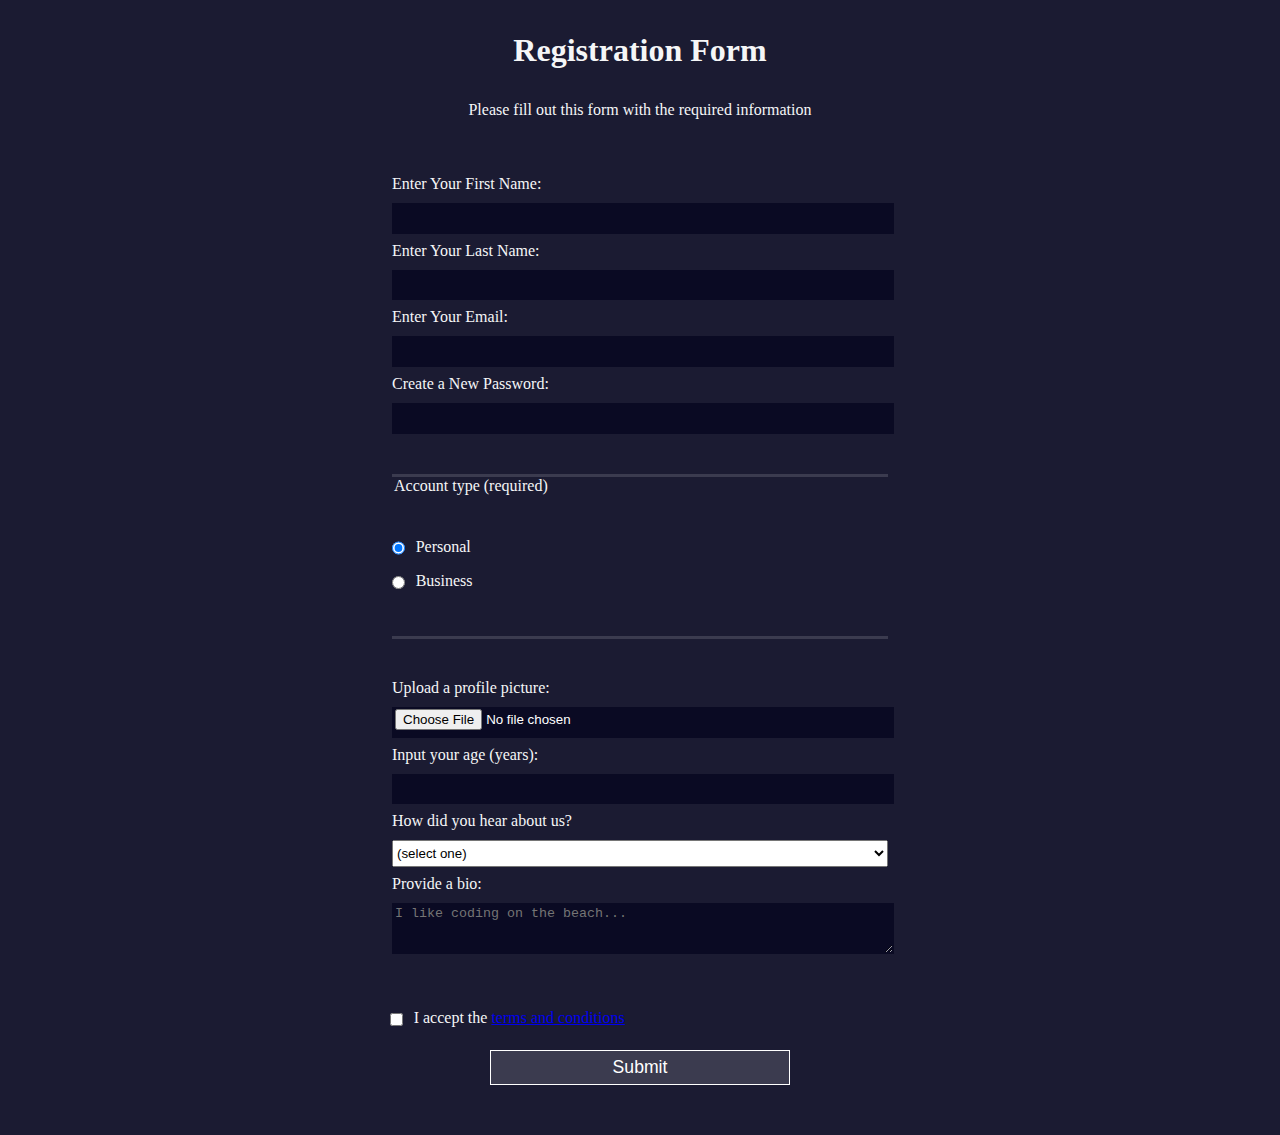
<file: 0104_registrationForm/index.html>
<!DOCTYPE html>
<html lang="en">
  <head>
    <meta charset="UTF-8">
    <title>Registration Form</title>
    <link rel="stylesheet" href="styles.css" />
  </head>
  <body>
    <h1>Registration Form</h1>
    <p>Please fill out this form with the required information</p>
    <form method="post" action='https://register-demo.freecodecamp.org'>
      <fieldset>
        <label for="first-name">Enter Your First Name: <input id="first-name" name="first-name" type="text" required /></label>
        <label for="last-name">Enter Your Last Name: <input id="last-name" name="last-name" type="text" required /></label>
        <label for="email">Enter Your Email: <input id="email" name="email" type="email" required /></label>
        <label for="new-password">Create a New Password: <input id="new-password" name="new-password" type="password" pattern="[a-z0-5]{8,}" required /></label>
      </fieldset>
      <fieldset>
        <legend>Account type (required)</legend>
        <label for="personal-account"><input id="personal-account" type="radio" name="account-type" class="inline" checked /> Personal</label>
        <label for="business-account"><input id="business-account" type="radio" name="account-type" class="inline" /> Business</label>
      </fieldset>
      <fieldset>
        <label for="profile-picture">Upload a profile picture: <input id="profile-picture" type="file" name="file" /></label>
        <label for="age">Input your age (years): <input id="age" type="number" name="age" min="13" max="120" /></label>
        <label for="referrer">How did you hear about us?
          <select id="referrer" name="referrer">
            <option value="">(select one)</option>
            <option value="1">freeCodeCamp News</option>
            <option value="2">freeCodeCamp YouTube Channel</option>
            <option value="3">freeCodeCamp Forum</option>
            <option value="4">Other</option>
          </select>
        </label>
        <label for="bio">Provide a bio:
          <textarea id="bio" name="bio" rows="3" cols="30" placeholder="I like coding on the beach..."></textarea>
        </label>
      </fieldset>
      <label for="terms-and-conditions">
        <input class="inline" id="terms-and-conditions" type="checkbox" required name="terms-and-conditions" /> I accept the <a href="https://www.freecodecamp.org/news/terms-of-service/">terms and conditions</a>
      </label>
      <input type="submit" value="Submit" />
    </form>
  </body>
</html>
</file>
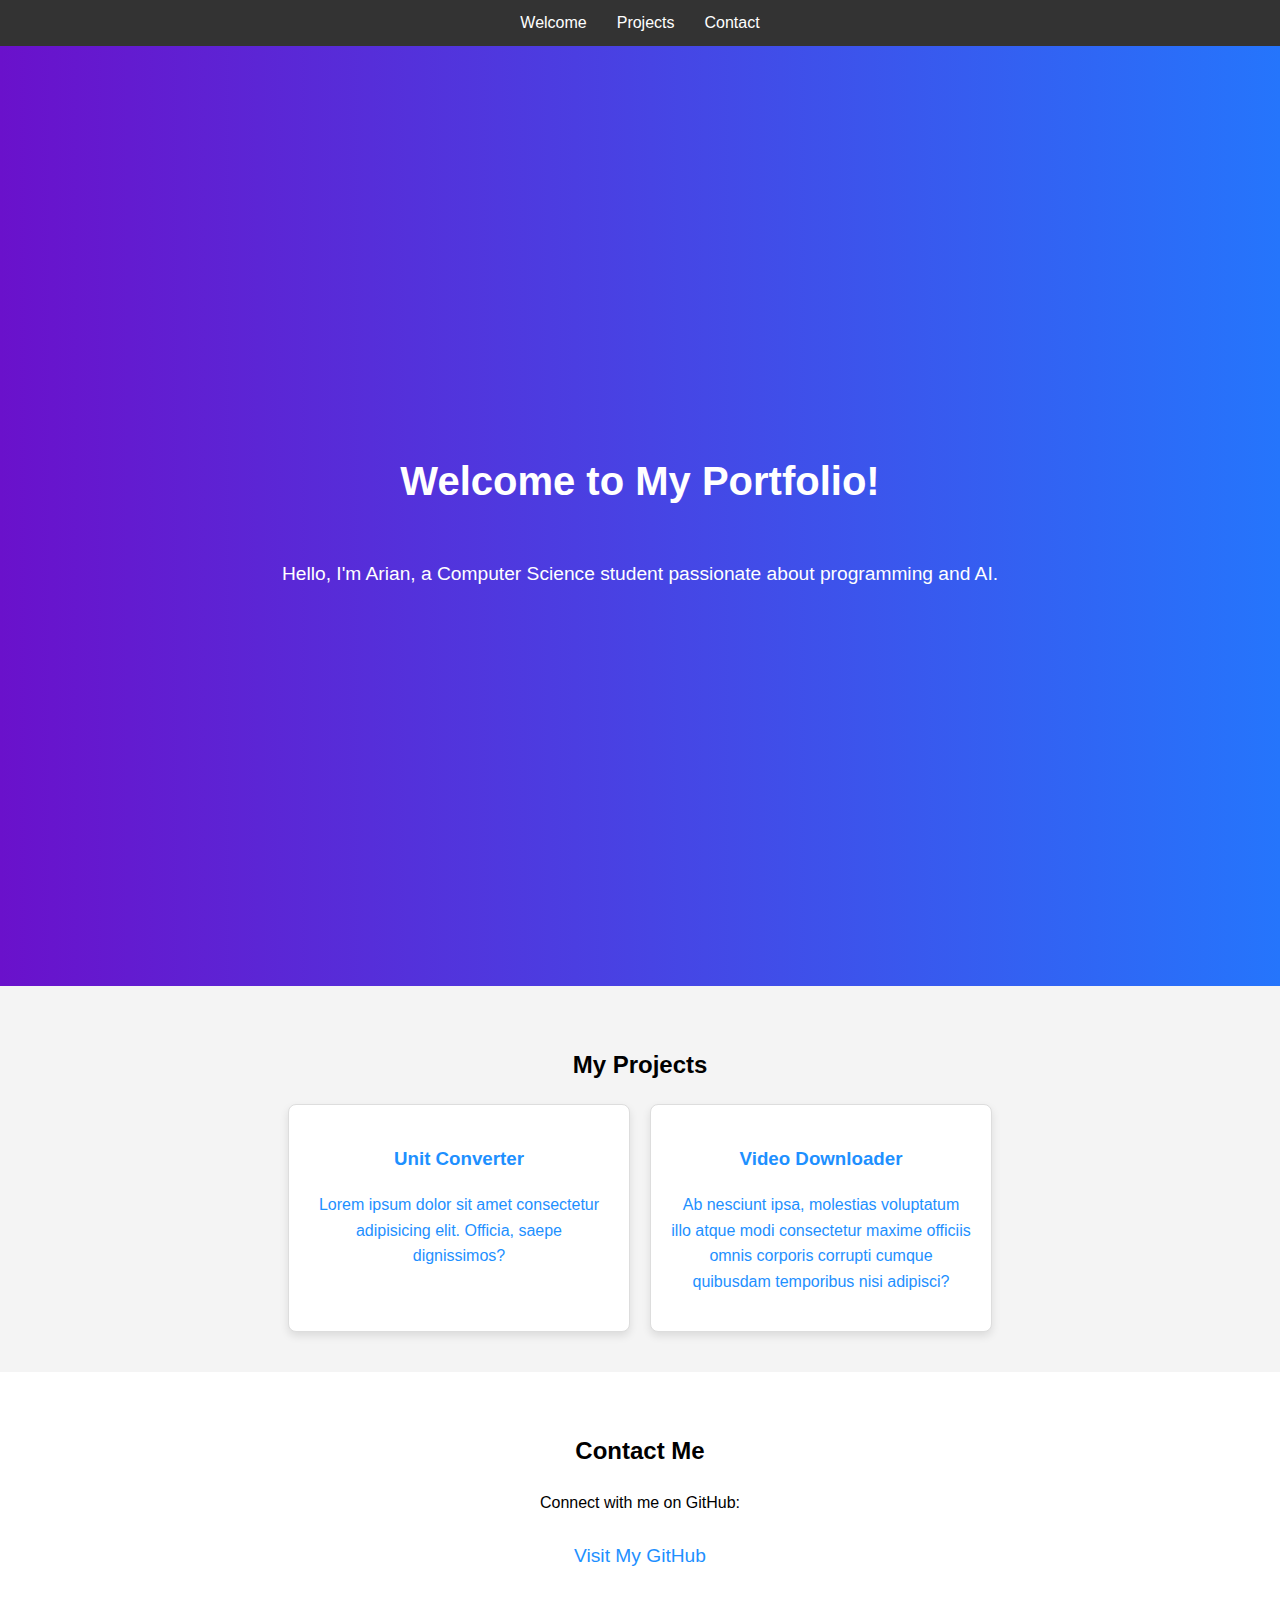
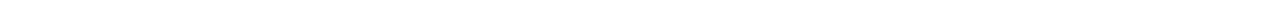
<file: 0503_personalPortfolioWebpage/index.html>
<!DOCTYPE html>
<html lang="en">
<head>
  <meta charset="UTF-8">
  <meta name="viewport" content="width=device-width, initial-scale=1.0">
  <title>Arian's Portfolio</title>
  <link rel="stylesheet" href="styles.css">
</head>
<body>
  <!-- Navbar -->
  <nav id="navbar">
    <ul>
      <li><a href="#welcome-section">Welcome</a></li>
      <li><a href="#projects">Projects</a></li>
      <li><a href="#contact">Contact</a></li>
    </ul>
  </nav>

  <!-- Welcome Section -->
  <section id="welcome-section">
    <h1>Welcome to My Portfolio!</h1>
    <p>Hello, I'm Arian, a Computer Science student passionate about programming and AI.</p>
  </section>

  <!-- Projects Section -->
  <section id="projects">
    <h2>My Projects</h2>
    <div class="projects-grid">
      <!-- Project Tile 1 -->
      <div class="project-tile">
        <a href="https://github.com/ArianDK/unit-circle-app" target="_blank">
          <h3>Unit Converter</h3>
          <p>Lorem ipsum dolor sit amet consectetur adipisicing elit. Officia, saepe dignissimos?</p>
        </a>
      </div>
      <!-- Project Tile 2 -->
      <div class="project-tile">
        <a href="https://github.com/ArianDK/video-downloader" target="_blank">
          <h3>Video Downloader</h3>
          <p>Ab nesciunt ipsa, molestias voluptatum illo atque modi consectetur maxime officiis omnis corporis corrupti cumque quibusdam temporibus nisi adipisci?</p>
        </a>
      </div>
    </div>
  </section>

  <!-- Contact Section -->
  <section id="contact">
    <h2>Contact Me</h2>
    <p>Connect with me on GitHub:</p>
    <a id="profile-link" href="https://github.com/ArianDK" target="_blank">Visit My GitHub</a>
  </section>
</body>
</html>
</file>
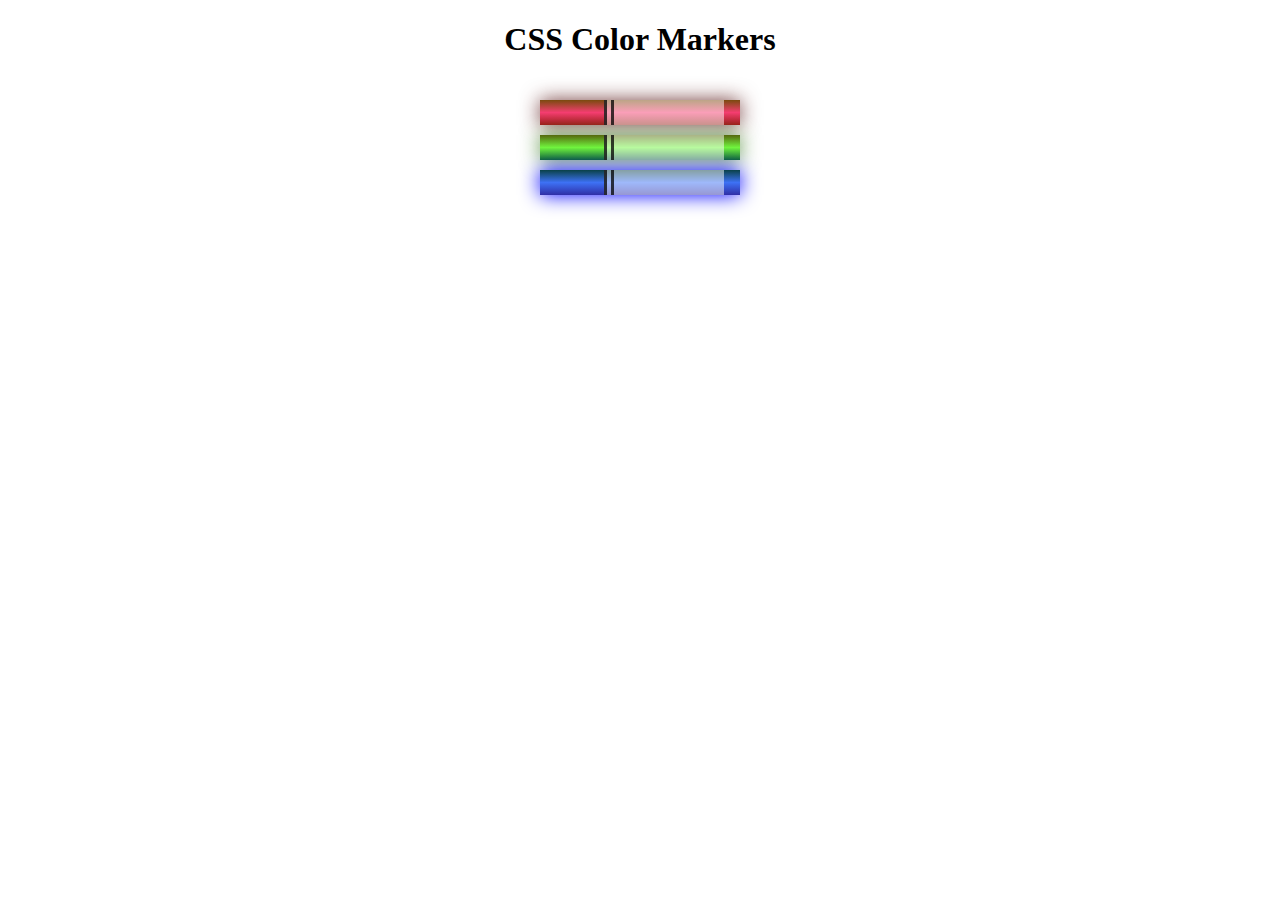
<file: Responsive Web Design/0103_coloredMarkers/index.html>
<!DOCTYPE html>
<html lang="en">
  <head>
    <meta charset="utf-8">
    <meta name="viewport" content="width=device-width, initial-scale=1.0">
    <title>Colored Markers</title>
    <link rel="stylesheet" href="styles.css">
  </head>
  <body>
    <h1>CSS Color Markers</h1>
    <div class="container">
      <div class="marker red">
        <div class="cap"></div>
        <div class="sleeve"></div>
      </div>
      <div class="marker green">
        <div class="cap"></div>
        <div class="sleeve"></div>
      </div>
      <div class="marker blue">
        <div class="cap"></div>
        <div class="sleeve"></div>
      </div>
    </div>
  </body>
</html>
</file>
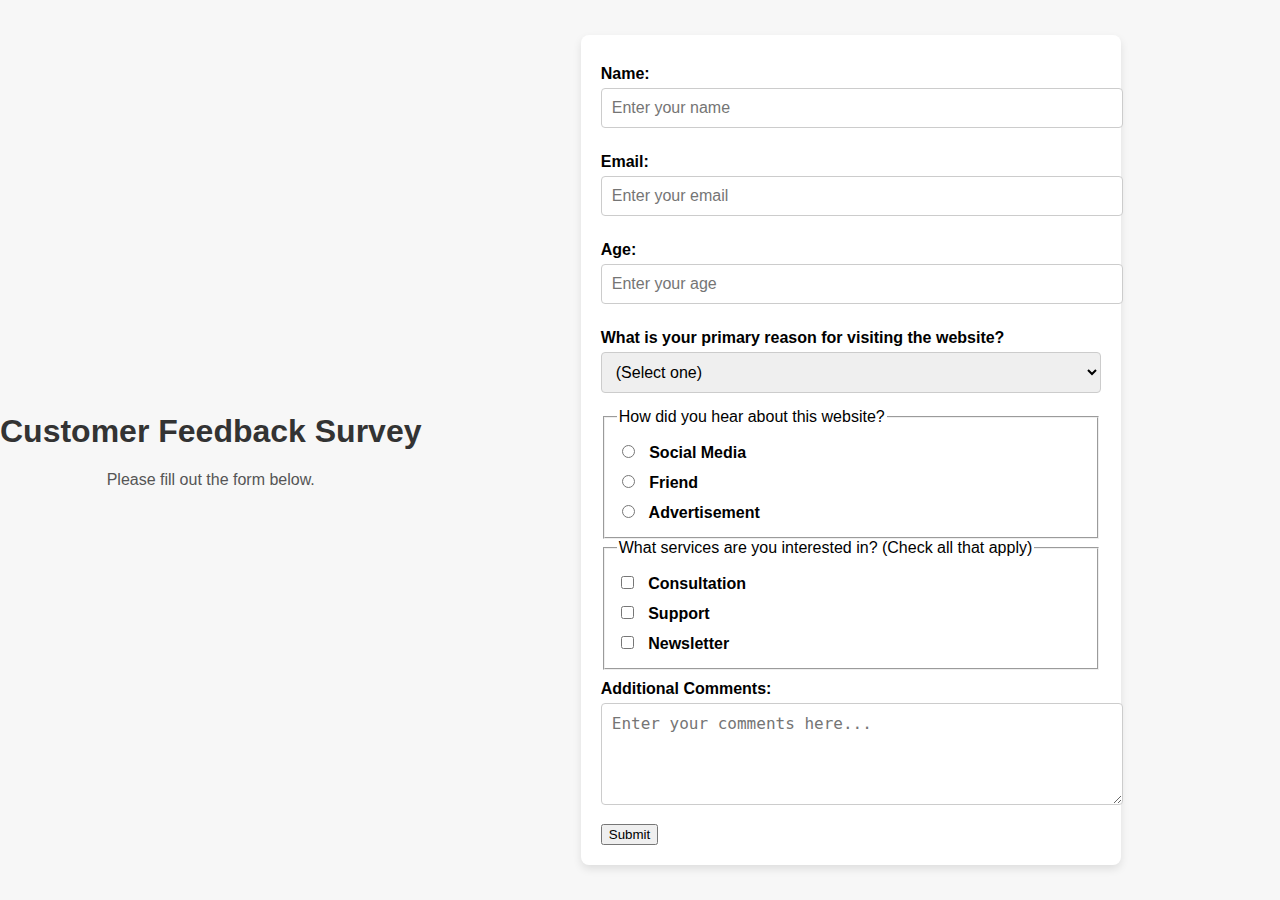
<file: Responsive Web Design/0105_surveyForm/index.html>
<!DOCTYPE html>
<html lang="en">
<head>
    <meta charset="UTF-8">
    <meta name="viewport" content="width=device-width, initial-scale=1.0">
    <title>Survey Form</title>
    <link rel="stylesheet" href="styles.css">
</head>
<body>
    <header>
        <h1 id="title">Customer Feedback Survey</h1>
        <p id="description">Please fill out the form below.</p>
    </header>

    <form id="survey-form">
        <!-- Name Section -->
        <label id="name-label" for="name">Name:</label>
        <input id="name" type="text" placeholder="Enter your name" required>

        <!-- Email Section -->
        <label id="email-label" for="email">Email:</label>
        <input id="email" type="email" placeholder="Enter your email" required>

        <!-- Number Section -->
        <label id="number-label" for="number">Age:</label>
        <input id="number" type="number" placeholder="Enter your age" min="13" max="120" required>

        <!-- Dropdown Section -->
        <label for="dropdown">What is your primary reason for visiting the website?</label>
        <select id="dropdown">
            <option value="">(Select one)</option>
            <option value="feedback">Give Feedback</option>
            <option value="complaint">Make a Complaint</option>
            <option value="inquiry">General Inquiry</option>
        </select>

        <!-- Radio Buttons Section -->
        <fieldset>
            <legend>How did you hear about this website?</legend>
            <label><input type="radio" name="referrer" value="social-media" required> Social Media</label>
            <label><input type="radio" name="referrer" value="friend" required> Friend</label>
            <label><input type="radio" name="referrer" value="ad" required> Advertisement</label>
        </fieldset>

        <!-- Checkboxes Section -->
        <fieldset>
            <legend>What services are you interested in? (Check all that apply)</legend>
            <label><input type="checkbox" name="services" value="consultation"> Consultation</label>
            <label><input type="checkbox" name="services" value="support"> Support</label>
            <label><input type="checkbox" name="services" value="newsletter"> Newsletter</label>
        </fieldset>

        <!-- Textarea Section -->
        <label for="bio">Additional Comments:</label>
        <textarea id="bio" placeholder="Enter your comments here..."></textarea>

        <!-- Submit Button -->
        <input id="submit" type="submit" value="Submit">
    </form>
</body>
</html>
</file>
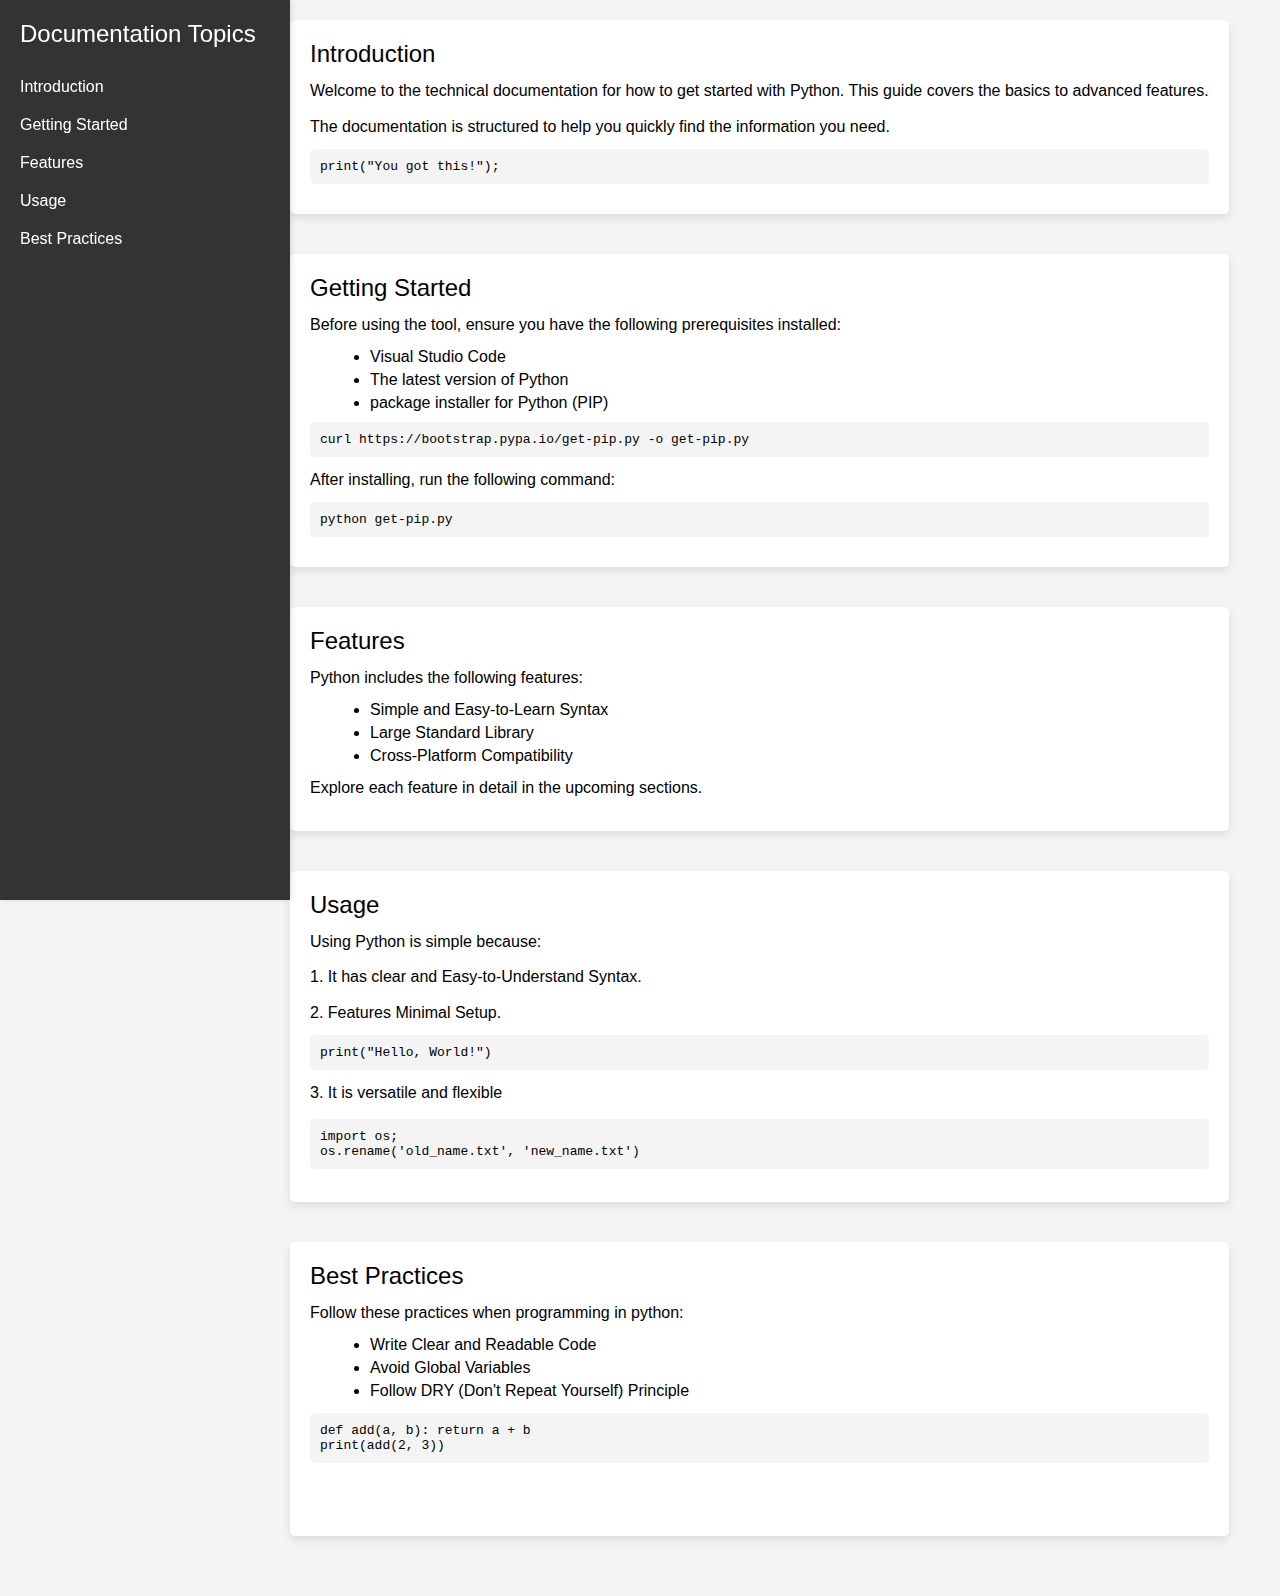
<file: Responsive Web Design/0304_technicalDocumentationPage/index.html>
<!DOCTYPE html>
<html lang="en">
<head>
  <meta charset="UTF-8">
  <meta name="viewport" content="width=device-width, initial-scale=1.0">
  <title>Technical Documentation</title>
  <link rel="stylesheet" href="styles.css">
</head>
<body>
  <nav id="navbar">
    <header>Documentation Topics</header>
    <a class="nav-link" href="#Introduction">Introduction</a>
    <a class="nav-link" href="#Getting_Started">Getting Started</a>
    <a class="nav-link" href="#Features">Features</a>
    <a class="nav-link" href="#Usage">Usage</a>
    <a class="nav-link" href="#Best_Practices">Best Practices</a>
  </nav>

  <main id="main-doc">
    <section id="Introduction" class="main-section">
      <header>Introduction</header>
      <p>Welcome to the technical documentation for how to get started with Python. This guide covers the basics to advanced features.</p>
      <p>The documentation is structured to help you quickly find the information you need.</p>
      <code>print("You got this!");</code>
    </section>

    <section id="Getting_Started" class="main-section">
      <header>Getting Started</header>
      <p>Before using the tool, ensure you have the following prerequisites installed:</p>
      <ul>
        <li>Visual Studio Code</li>
        <li>The latest version of Python</li>
        <li>package installer for Python (PIP)</li>
      </ul>
      <code>curl https://bootstrap.pypa.io/get-pip.py -o get-pip.py</code>
      <p>After installing, run the following command:</p>
      <code>python get-pip.py</code>
    </section>

    <section id="Features" class="main-section">
      <header>Features</header>
      <p>Python includes the following features:</p>
      <ul>
        <li>Simple and Easy-to-Learn Syntax</li>
        <li>Large Standard Library</li>
        <li>Cross-Platform Compatibility</li>
      </ul>
      <p>Explore each feature in detail in the upcoming sections.</p>
    </section>

    <section id="Usage" class="main-section">
      <header>Usage</header>
      <p>Using Python is simple because:</p>
      <p>1. It has clear and Easy-to-Understand Syntax.</p>
      <p>2. Features Minimal Setup.</p>
      <code>print("Hello, World!")</code>
      <p>3. It is versatile and flexible</p>
      <pre><code>import os;
os.rename('old_name.txt', 'new_name.txt')</code></pre>
    </section>

    <section id="Best_Practices" class="main-section">
      <header>Best Practices</header>
      <p>Follow these practices when programming in python:</p>
      <ul>
        <li>Write Clear and Readable Code</li>
        <li>Avoid Global Variables</li>
        <li>Follow DRY (Don't Repeat Yourself) Principle</li>
      </ul>
      <pre><code>def add(a, b): return a + b
print(add(2, 3))</code>
      </pre>
    </section>
  </main>
</body>
</html>
</file>
<file: 0104_registrationForm/styles.css>
body {
  width: 100%;
  height: 100vh;
  margin: 0;
  background-color: #1b1b32;
  color: #f5f6f7;
  font-family: Tahoma;
  font-size: 16px;
}

h1, p {
  margin: 1em auto;
  text-align: center;
}

form {
  width: 60vw;
  max-width: 500px;
  min-width: 300px;
  margin: 0 auto;
  padding-bottom: 2em;
}

fieldset {
  border: none;
  padding: 2rem 0;
  border-bottom: 3px solid #3b3b4f;
}

fieldset:last-of-type {
  border-bottom: none;
}

label {
  display: block;
  margin: 0.5rem 0;
}

input,
textarea,
select {
  margin: 10px 0 0 0;
  width: 100%;
  min-height: 2em;
}

input, textarea {
  background-color: #0a0a23;
  border: 1px solid #0a0a23;
  color: #ffffff;
}

.inline {
  width: unset;
  margin: 0 0.5em 0 0;
  vertical-align: middle;
}

input[type="submit"] {
  display: block;
  width: 60%;
  margin: 1em auto;
  height: 2em;
  font-size: 1.1rem;
  background-color: #3b3b4f;
  border-color: white;
  min-width: 300px;
}

input[type="file"] {
  padding: 1px 2px;
}

.inline{
  display: inline; 
}
</file>
<file: 0503_personalPortfolioWebpage/styles.css>
/* General Styles */
body {
  font-family: Arial, sans-serif;
  margin: 0;
  padding: 0;
  box-sizing: border-box;
  line-height: 1.6;
}

a {
  text-decoration: none;
  color: #1e90ff;
}

a:hover {
  text-decoration: underline;
}

h1, h2 {
  text-align: center;
}

p {
  text-align: center;
}

/* Navbar Styles */
#navbar {
  background-color: #333;
  color: #fff;
  padding: 10px 20px;
  position: sticky;
  top: 0;
  z-index: 1000;
}

#navbar ul {
  display: flex;
  justify-content: center;
  list-style: none;
  margin: 0;
  padding: 0;
}

#navbar ul li {
  margin: 0 15px;
}

#navbar ul li a {
  color: #fff;
  font-size: 1rem;
}

/* Welcome Section */
#welcome-section {
  height: 100vh;
  display: flex;
  flex-direction: column;
  justify-content: center;
  align-items: center;
  background: linear-gradient(to right, #6a11cb, #2575fc);
  color: #fff;
  text-align: center;
  padding: 20px;
}

#welcome-section h1 {
  font-size: 2.5rem;
}

#welcome-section p {
  font-size: 1.2rem;
}

/* Projects Section */
#projects {
  padding: 40px 20px;
  background-color: #f4f4f4;
}

#projects h2 {
  margin-bottom: 20px;
}

.projects-grid {
  display: flex;
  flex-wrap: wrap;
  justify-content: center;
  gap: 20px;
}

.project-tile {
  background: #fff;
  border: 1px solid #ddd;
  border-radius: 8px;
  padding: 20px;
  width: 300px;
  box-shadow: 0 4px 8px rgba(0, 0, 0, 0.1);
  text-align: center;
}

.project-tile:hover {
  box-shadow: 0 6px 12px rgba(0, 0, 0, 0.2);
}

/* Contact Section */
#contact {
  padding: 40px 20px;
  text-align: center;
}

#profile-link {
  font-size: 1.2rem;
  display: inline-block;
  margin-top: 10px;
}

/* Media Queries */
@media (max-width: 768px) {
  #navbar ul {
    flex-direction: column;
    align-items: center;
  }

  .projects-grid {
    flex-direction: column;
    gap: 15px;
  }
}
</file>
<file: Responsive Web Design/0103_coloredMarkers/styles.css>
h1 {
  text-align: center;
}

.container {
  background-color: rgb(255, 255, 255);
  padding: 10px 0;
}

.marker {
  width: 200px;
  height: 25px;
  margin: 10px auto;
}

.cap {
  width: 60px;
  height: 25px;
}

.sleeve {
  width: 110px;
  height: 25px;
  background-color: rgba(255, 255, 255, 0.5);
  border-left: 10px double rgba(0, 0, 0, 0.75);
}

.cap, .sleeve {
  display: inline-block;
}

.red {
  background: linear-gradient(rgb(122, 74, 14), rgb(245, 62, 113), rgb(162, 27, 27));
  box-shadow: 0 0 20px 0 rgba(83, 14, 14, 0.8);
}

.green {
  background: linear-gradient(#55680D, #71F53E, #116C31);
  box-shadow: 0 0 20px 0 #3B7E20CC;
}

.blue {
  background: linear-gradient(hsl(186, 76%, 16%), hsl(223, 90%, 60%), hsl(240, 56%, 42%));
  box-shadow: 0 0 20px 0 blue;
}
</file>
<file: Responsive Web Design/0105_surveyForm/styles.css>
/* General Styles */
body {
  font-family: Arial, sans-serif;
  background-color: #f7f7f7;
  margin: 0;
  padding: 0;
  display: flex;
  justify-content: center;
  align-items: center;
  min-height: 100vh;
}

h1 {
  text-align: center;
  color: #333;
}

p {
  text-align: center;
  color: #555;
  margin-bottom: 20px;
}

/* Form Styles */
form {
  background: #fff;
  padding: 20px;
  border-radius: 8px;
  box-shadow: 0 4px 8px rgba(0, 0, 0, 0.1);
  max-width: 500px;
  width: 100%;
  margin: 0 auto;
}

form label {
  display: block;
  margin: 10px 0 5px;
  font-weight: bold;
}

input[type="text"],
input[type="email"],
input[type="number"],
select,
textarea {
  width: 100%;
  padding: 10px;
  margin-bottom: 15px;
  border: 1px solid #ccc;
  border-radius: 4px;
  font-size: 16px;
}

textarea {
  resize: vertical;
  height: 80px;
}

input[type="radio"],
input[type="checkbox"] {
  margin-right: 10px;
}

.radio-group,
.checkbox-group {
  margin-bottom: 15px;
}

button {
  display: block;
  width: 100%;
  padding: 10px;
  font-size: 18px;
  background-color: #4caf50;
  color: #fff;
  border: none;
  border-radius: 4px;
  cursor: pointer;
}

button:hover {
  background-color: #45a049;
}
</file>
<file: Responsive Web Design/0304_technicalDocumentationPage/styles.css>
/* General Styles */
body {
  font-family: Arial, sans-serif;
  margin: 0;
  padding: 0;
  display: flex;
  background-color: #f4f4f4;
}

/* Navbar Styles */
#navbar {
  width: 250px;
  background-color: #333;
  color: #fff;
  position: fixed;
  top: 0;
  bottom: 0;
  overflow-y: auto;
  padding: 20px;
  box-shadow: 2px 0 5px rgba(0, 0, 0, 0.1);
}

#navbar header {
  font-size: 1.5rem;
  margin-bottom: 20px;
}

.nav-link {
  color: #fff;
  text-decoration: none;
  display: block;
  padding: 10px 0;
  font-size: 1rem;
}

.nav-link:hover {
  color: #1e90ff;
}

/* Main Content */
#main-doc {
  margin-left: 270px;
  padding: 20px;
}

.main-section {
  margin-bottom: 40px;
  background: #fff;
  padding: 20px;
  border-radius: 5px;
  box-shadow: 0 4px 10px rgba(0, 0, 0, 0.1);
}

.main-section header {
  font-size: 1.5rem;
  margin-bottom: 10px;
}

p {
  margin: 10px 0;
  line-height: 1.6;
}

code {
  display: block;
  background: #f4f4f4;
  padding: 10px;
  margin: 10px 0;
  border-radius: 5px;
  font-family: monospace;
}

ul {
  list-style-type: disc;
  margin: 10px 0 10px 20px;
}

li {
  margin-bottom: 5px;
}

/* Responsive Design */
@media (max-width: 768px) {
  #navbar {
    width: 200px;
  }

  #main-doc {
    margin-left: 220px;
  }
}

@media (max-width: 600px) {
  #navbar {
    position: static;
    width: 100%;
    height: auto;
  }

  #main-doc {
    margin-left: 0;
    padding-top: 0;
  }
}
</file>
